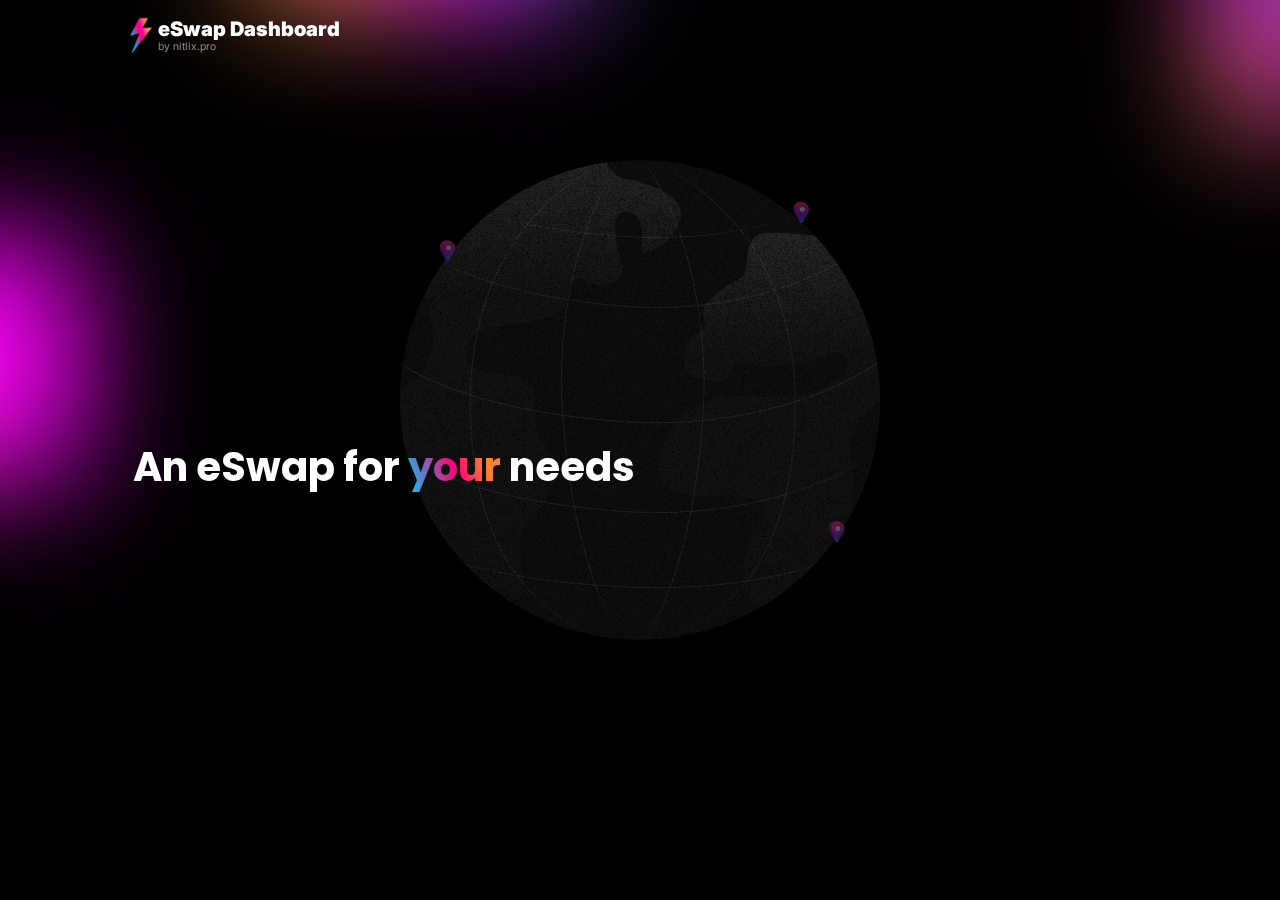
<file: docs/dashboard.html>
<!DOCTYPE html>
<html>
<head>
    <title>eSwap - Home</title>
    <meta name="description"content="eSwap - Your data, organised.">
	<meta name="viewport" content="width=device-width, initial-scale=1.0">
	<meta name="keywords"content="a,b,c,d,e,f,g,h,i,j,k,l,m,n,o,p,q,r,s,t,u,v,w,x,u,z">
    <link rel="icon" href="media/img/eswap_sq.png" type="image/icon type">

    <link rel="stylesheet" href="https://unpkg.com/aos@next/dist/aos.css" />
    <script src="https://unpkg.com/aos@next/dist/aos.js"></script>


	<link rel="stylesheet" href="css/root.css">
	<link rel="stylesheet" href="css/fonts.css">

    <!--BOXICONS-->
	<link rel="stylesheet" href="fonts/boxicons/css/animations.css">
	<link rel="stylesheet" href="fonts/boxicons/css/boxicons.css">
	<link href="https://unpkg.com/aos@2.3.1/dist/aos.css" rel="stylesheet">


</head>
<body>

    <script src="js/wrapper.js"></script>

    <div class=header id=header>
        <div class="logo">
            <img src="media/img/eswap.png" alt="">
            <div class="data-flex-v" style="align-items: flex-start;">
                <h1>eSwap Dashboard</h1>
                <p>by nitlix.pro</p>
            </div>
            
        </div>
        <div class="header-wrapped">
            
        </div>
        
    </div>

    <div data-aos-anchor="#header" data-aos="fade-up"class="glow-object" style="height: 15rem; width:10vw; top: -7.5rem; right: -5%;background: linear-gradient(60deg, rgb(255, 146, 73) 21%, rgba(255,0,255,1) 50%, rgba(0,234,255,1) 100%)"></div>

    <div data-aos-anchor="#header" data-aos="fade-up"class="glow-object" style="height: 15rem; width:20rem; top: -15rem; left: 20%;background: linear-gradient(60deg, rgb(255, 146, 73) 21%, rgba(255,0,255,1) 50%, rgba(0,234,255,1) 100%)"></div>


    <div data-aos-anchor="#header" data-aos="fade-up"class="glow-object" style="height: 15rem; width:20rem; top: 15rem; left: -15rem;background: linear-gradient(60deg, rgb(255, 146, 73) 21%, rgba(255,0,255,1) 50%)"></div>

    <img src="media/img/globe.png" alt="" style="position: absolute; width: 30rem; max-width: 80%; z-index: 1;top: 10rem; opacity: .5;"  data-aos-anchor="#header" data-aos="fade-up" data-aos-delay="50">

    




    <div class="slide">
        <h1 class="oversize">An eSwap for <span class="gradient-highlight">your</span> needs</h1>
    </div>


    

    
</body>

<script>

    AOS.init({
        easing: 'ease',
        duration: 1100,
        once: true
    });


    function aId(id){
        return document.getElementById(id);
    }

    function toggleMenu(){
        vmenu = aId('vmenu')
        if (vmenu.style.right != "0px"){
            vmenu.style.right = "0px";
        }
        else {
            vmenu.style.right = "-15rem";
        }
    }

    function reach(name){
        document.getElementById(name).scrollIntoView({
            behavior: 'auto',
            block: 'center',
            inline: 'center'
        });
    }
    function goto(name){
        document.querySelectorAll(name)[0].scrollIntoView({
            behavior: 'auto',
            block: 'center',
            inline: 'center'
        });
    }

    window.onload = function(){
        aId('vmenu').style.right = "-15rem";
    }


    
</script>
</html>
</file>
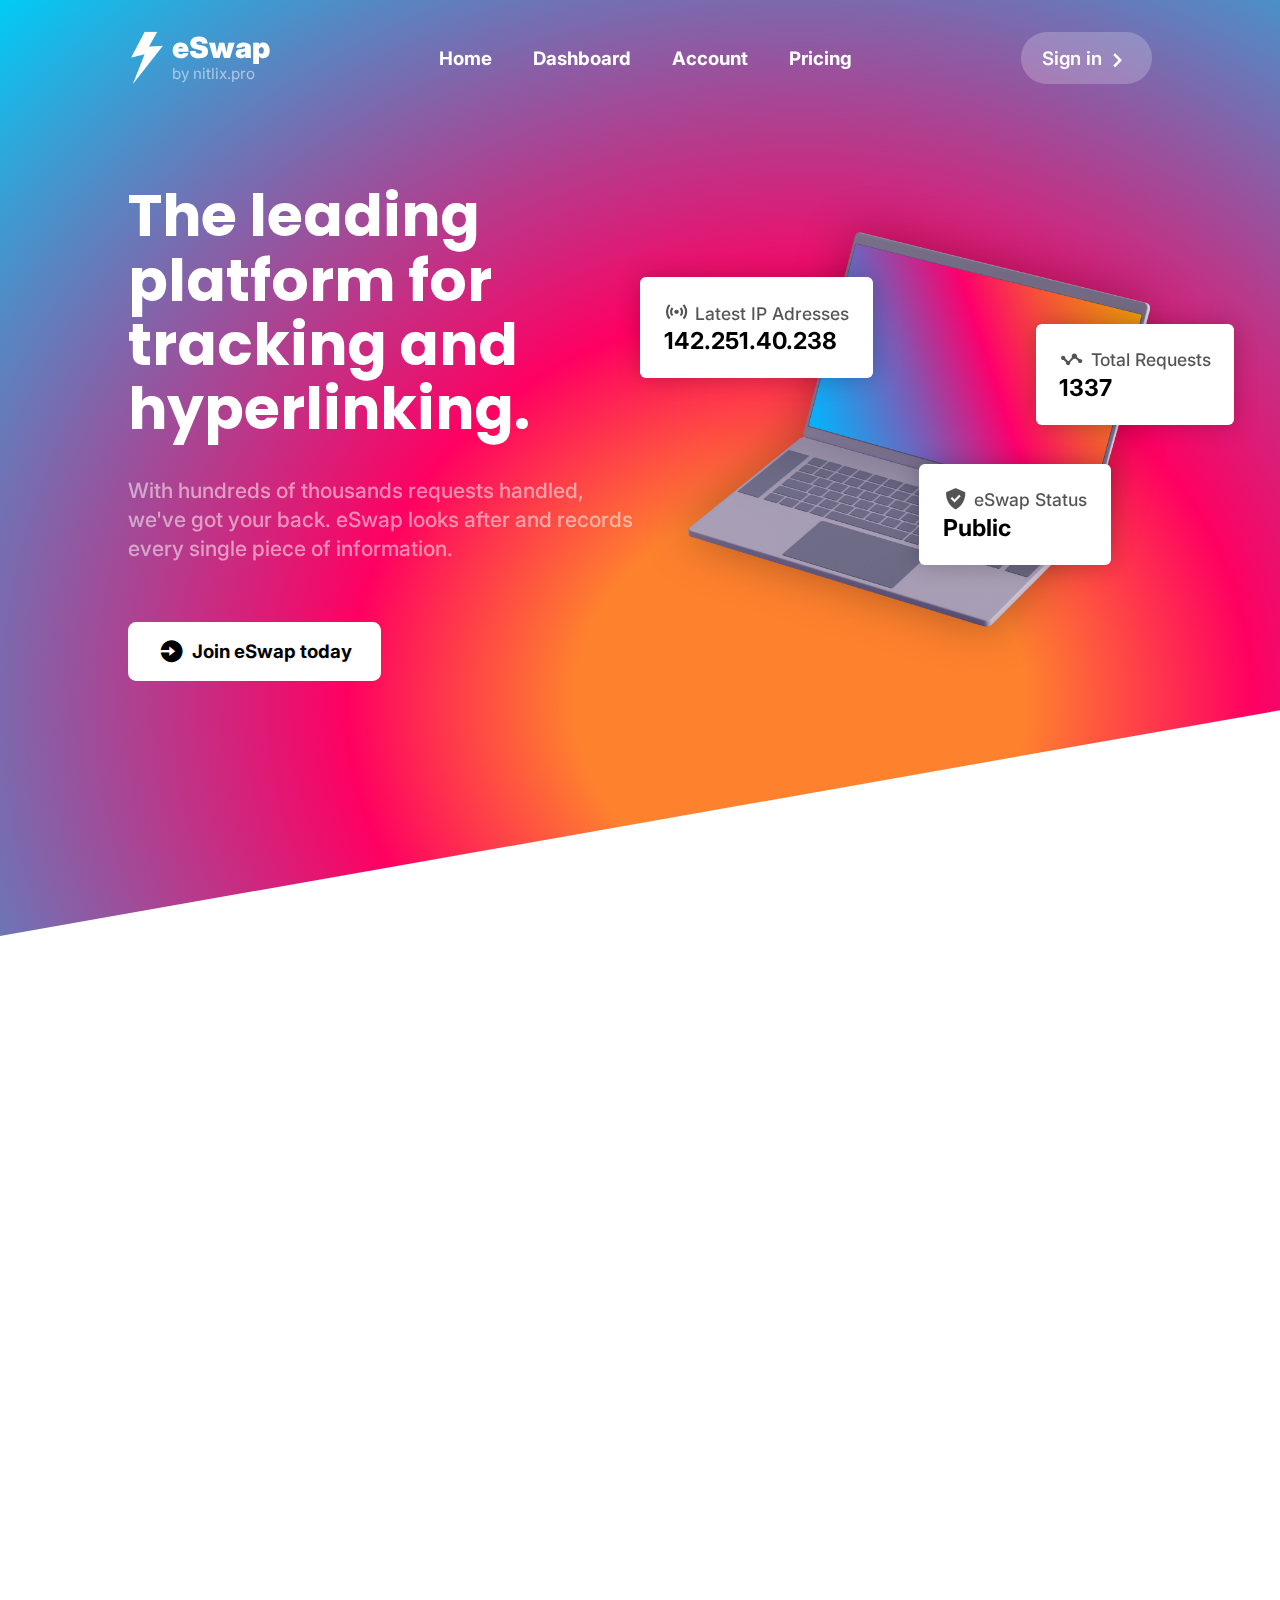
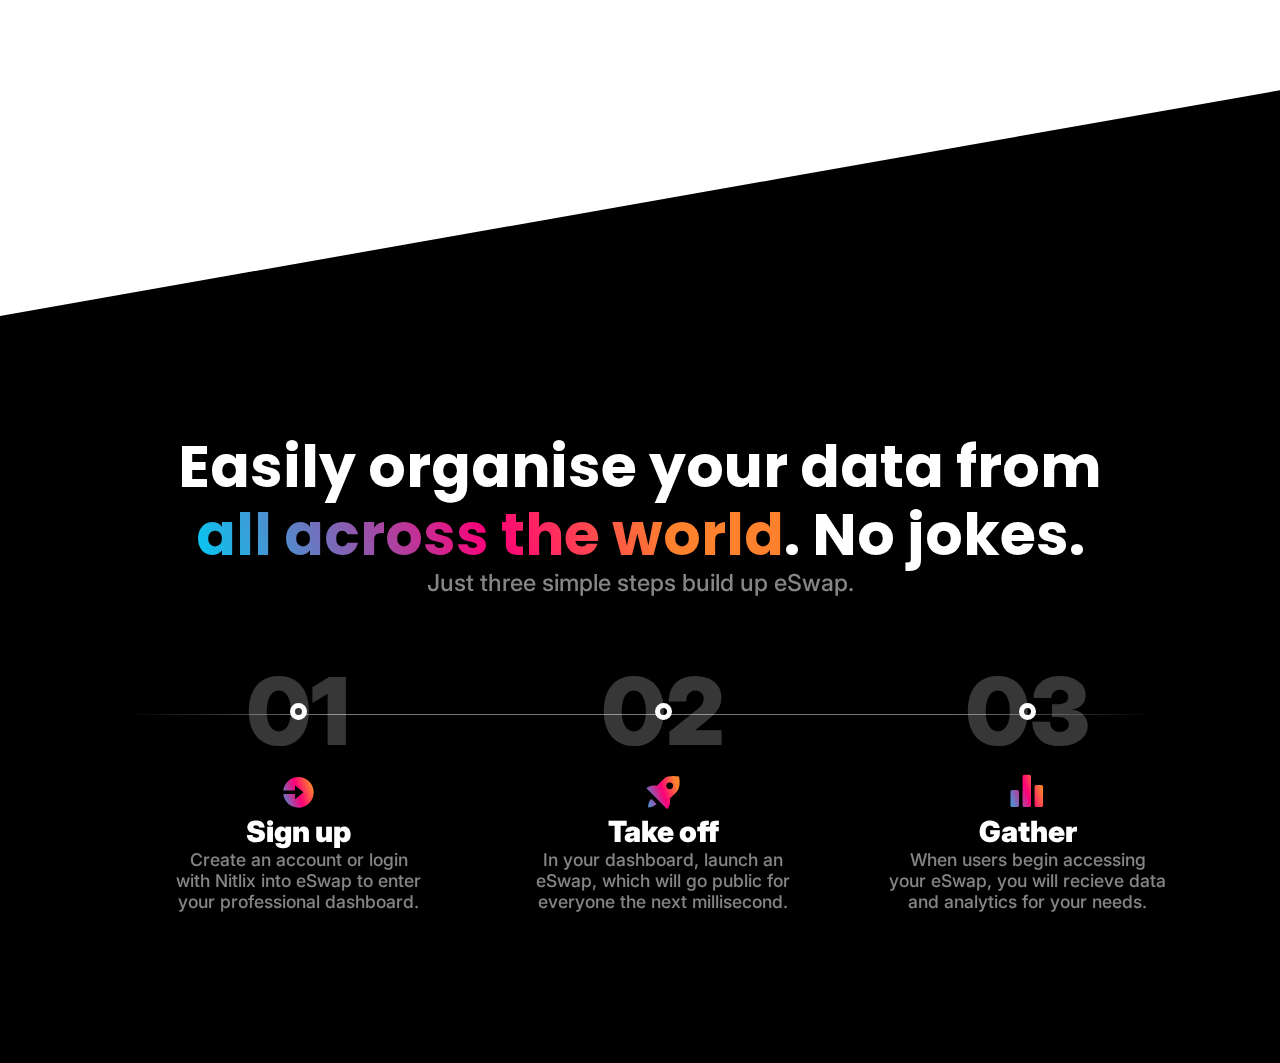
<file: docs/home.html>
<!DOCTYPE html>
<html>
<head>
    <title>eSwap - Home</title>
    <meta name="description"content="eSwap - Your data, organised.">
	<meta name="viewport" content="width=device-width, initial-scale=1.0">
	<meta name="keywords"content="a,b,c,d,e,f,g,h,i,j,k,l,m,n,o,p,q,r,s,t,u,v,w,x,u,z">
    <link rel="icon" href="media/img/eswap_sq.png" type="image/icon type">

    <link rel="stylesheet" href="https://unpkg.com/aos@next/dist/aos.css" />
    <script src="https://unpkg.com/aos@next/dist/aos.js"></script>


	<link rel="stylesheet" href="css/root.css">
	<link rel="stylesheet" href="css/fonts.css">

    <!--BOXICONS-->
	<link rel="stylesheet" href="fonts/boxicons/css/animations.css">
	<link rel="stylesheet" href="fonts/boxicons/css/boxicons.css">
	<link href="https://unpkg.com/aos@2.3.1/dist/aos.css" rel="stylesheet">


</head>
<body>

    <script src="js/wrapper.js"></script>
    <div style="width: 100%;  background-size: cover;" class="glow">

    <div class=header id=header>
        <div class="logo" data-aos="fade-up">
            <img src="media/img/eswap_white.png" alt="">
            <div class="data-flex-v" style="align-items: flex-start;">
                <h1>eSwap</h1>
                <p>by nitlix.pro</p>
            </div>
            
        </div>
        <div class="header-wrapped">
            <p data-aos="fade-up"  data-aos-delay="100">Home</p>
            <p data-aos="fade-up"  data-aos-delay="200">Dashboard</p>
            <p data-aos="fade-up"  data-aos-delay="300">Account</p>
            <p data-aos="fade-up"  data-aos-delay="400">Pricing</p>
        </div>

        <button class="data-flex rounded nohover pointer" data-aos="fade-up" data-aos-delay="600" style="gap: 0rem;">
            Sign in
            <i class='bx bx-chevron-right' style="font-size: 1.25rem;transform: translateY(.07rem);"></i>
        </button>
        
    </div>

  


    
    <div class="slide" style="min-height: 60vh;margin-top: 2rem; gap: 1rem;">
        <div style="gap: 1.5rem;display: flex;flex-direction: column;">
            <h1 class="overoversize" data-aos-anchor="#header" data-aos="fade-up"  style="text-align: left;">The leading platform for tracking and hyperlinking.</h1>
            <p data-aos-anchor="#header" data-aos="fade-up" data-aos-delay="100" style="text-align: left;">With hundreds of thousands requests handled, we've got your back. eSwap looks after and records every single piece of information.</p>
            
            <button style="margin-top: 1rem;" class="data-flex nohover pointer" data-aos="fade-up"  data-aos-delay="200">
                <i class='bx bxs-log-in-circle' style="font-size: 1.25rem;"></i>
                Join eSwap today
            </button>
        </div>
        <div>
            <div style="position: relative;">
                <img src="media/img/laptop.png" alt="" style="width: 20rem;z-index: 5; filter: drop-shadow(0 0 1rem rgba(0, 0, 0, 0.3));" data-aos="fade-up">
        
                <div class="msg" style="left: 15rem;top: 4rem;" data-aos="fade-up" data-aos-delay="400">
                    <div class="data-flex">
                        <i class='bx bx-stats'></i>
                        <p>Total Requests</p>
                    </div>
                   
                    <h1>1337</h1>
        
                    
                </div>
        
                <div class="msg" style="top: 2rem;right: 12rem;" data-aos="fade-up" data-aos-delay="200">
                    <div class="data-flex">
                        <i class='bx bx-station' ></i>
                        <p>Latest IP Adresses</p>
                    </div>
                   
                    <h1>142.251.40.238</h1>
        
                    
                </div>
        
                <div class="msg" style="top: 10rem;left: 10rem;" data-aos="fade-up" data-aos-delay="600">
                    <div class="data-flex">
                        <i class='bx bxs-check-shield'></i>
                        <p>eSwap Status</p>
                    </div>
                   
                    <h1>Public</h1>
        
                    
                </div>
        
        
        
            </div>
        </div>
        
    </div>
    
    
    
    

    <div style="margin-top: 10rem;"></div>
    </div>
    
    

    <div class="triangle-wrapper">
        
        <div class="triangle">
            
        </div>

        
    </div>



    <div class="white">
        <div class="slide">
            <div>
                <h1 data-aos="fade-right" class="oversize" style="text-align: left;">An eSwap for your <span class="gradient-highlight limitless">limitless</span> ideas.</h1>
    
                <div class="features-grid" style="margin-top: .25rem;">
                    <div class="data-flex" data-aos="fade-right" data-aos-delay="100" >
                        <i class='bx bxs-bar-chart-alt-2 gradient-highlight' style="font-size: 1.75rem;"></i>
                        <p>Viewer Analytics</p>
                        
                    </div>
    
                    <div class="data-flex" data-aos="fade-right" data-aos-delay="200" >
                        <i class='bx bx-code-curly gradient-highlight' style="font-size: 1.75rem; font-weight: 900;"></i>
                        <p>Web integrations</p>
                    </div>
                    <div class="data-flex" data-aos="fade-right" data-aos-delay="300" >
                        <i class='bx bxs-lock-alt gradient-highlight' style="font-size: 1.75rem;"></i>
                        <p>Data origin protection</p>
                    </div>
    
                    <div class="data-flex" data-aos="fade-right" data-aos-delay="400" >
                        <i class='bx bxs-user-circle gradient-highlight' style="font-size: 1.75rem;"></i>
                        <p>Advanced actions</p>
                    </div>
                </div>
    
                <button style="margin-top: 1rem;" class="data-flex alt" data-aos="fade-right" data-aos-delay="500" >
                    <i class='bx bxs-log-in-circle' style="font-size: 1.25rem;"></i>
                    Join eSwap today
                </button>
            </div>
            
            
    
            
        </div>



        <div class="triangle-wrapper" style="padding-top: 10rem;">
        
            <div class="triangle" style="background: black;">
                
            </div>
    
            
        </div>

    </div>

    

    <div class="slide slide-v" style="z-index: 3;">

        <div>
            <h1 class="oversize" data-aos-anchor="#header" data-aos="fade-up">Easily organise your data from <br><span class="gradient-highlight">all across the world</span>. No jokes.</h1>
            <p data-aos-anchor="#header" data-aos="fade-up" data-aos-delay="100">Just three simple steps build up eSwap.</p>
        </div>

        <div>
            <div class="line" style="margin-top: 3rem;" data-aos-anchor="#header" data-aos="fade-up" data-aos-delay="150">

            </div>

            <div class="triple-grid" style="margin-top: -.5rem">
                <div class="data-flex-v" style="gap: 2.25rem;">

                    <div style="display: grid; place-items: center;">
                        <div style="width: .3rem; height: .3rem; border-radius: 50%; border: solid 5px white; background: black;"data-aos-anchor="#header" data-aos="fade-up" data-aos-delay="150"></div>
                        <h1 style="color: var(--text-colour-barely); position: absolute;font-size: 4rem;"data-aos-anchor="#header" data-aos="fade-up" data-aos-delay="250">01</h1>
                    </div>

                    <div class="data-flex-v" data-aos-anchor="#header" data-aos="fade-up" data-aos-delay="300">
                        <i class='bx bxs-log-in-circle gradient-highlight' style="font-size: 1.75rem;"></i>
                        <h1 style="font-size: 1.25rem;">Sign up</h1>
                        <p style="font-size: .75rem;">Create an account or login<br> with Nitlix into eSwap to enter<br> your professional dashboard.</p>

                    </div>
                    

                </div>
                <div class="data-flex-v" style="gap: 2.25rem;">

                    <div style="display: grid; place-items: center;">
                        <div style="width: .3rem; height: .3rem; border-radius: 50%; border: solid 5px white; background: black;"data-aos-anchor="#header" data-aos="fade-up" data-aos-delay="150"></div>
                        <h1 style="color: var(--text-colour-barely); position: absolute;font-size: 4rem;"data-aos-anchor="#header" data-aos="fade-up" data-aos-delay="450">02</h1>
                    </div>

                    <div class="data-flex-v"data-aos-anchor="#header" data-aos="fade-up" data-aos-delay="500">
                        <i class='bx bxs-rocket gradient-highlight' style="font-size: 1.75rem;"></i>
                        <h1 style="font-size: 1.25rem;">Take off</h1>
                        <p style="font-size: .75rem;">In your dashboard, launch an <br>eSwap, which will go public for <br>everyone the next millisecond.</p>

                    </div>



                </div>
                <div class="data-flex-v" style="gap: 2.25rem;">

                    <div style="display: grid; place-items: center;">
                        <div style="width: .3rem; height: .3rem; border-radius: 50%; border: solid 5px white; background: black;"data-aos-anchor="#header" data-aos="fade-up" data-aos-delay="150"></div>
                        <h1 style="color: var(--text-colour-barely); position: absolute;font-size: 4rem;" data-aos-anchor="#header" data-aos="fade-up" data-aos-delay="650">03</h1>
                    </div>

                    <div class="data-flex-v" data-aos-anchor="#header" data-aos="fade-up" data-aos-delay="700">
                        <i class='bx bxs-bar-chart-alt-2 gradient-highlight' style="font-size: 1.75rem;"></i>
                        <h1 style="font-size: 1.25rem;">Gather</h1>
                        <p style="font-size: .75rem;">When users begin accessing <br>your eSwap, you will recieve data<br> and analytics for your needs.</p>

                    </div>



                </div>
            </div>
        </div>
    </div>
    

    
</body>
<script src="https://ajax.googleapis.com/ajax/libs/jquery/3.6.1/jquery.min.js"></script>

<script>



    function aId(id){
        return document.getElementById(id);
    }

    function toggleMenu(){
        vmenu = aId('vmenu')
        if (vmenu.style.right != "0px"){
            vmenu.style.right = "0px";
        }
        else {
            vmenu.style.right = "-15rem";
        }
    }

    function reach(name){
        document.getElementById(name).scrollIntoView({
            behavior: 'auto',
            block: 'center',
            inline: 'center'
        });
    }
    function goto(name){
        document.querySelectorAll(name)[0].scrollIntoView({
            behavior: 'auto',
            block: 'center',
            inline: 'center'
        });
    }

    window.onload = function(){
        //aId('vmenu').style.right = "-15rem";
        nitChangeScreen();
        setTimeout(()=>{
            AOS.init({
                easing: 'ease',
                duration: 1100,
                once: true
            });
        },100)
           
    }


    
</script>
</html>
</file>
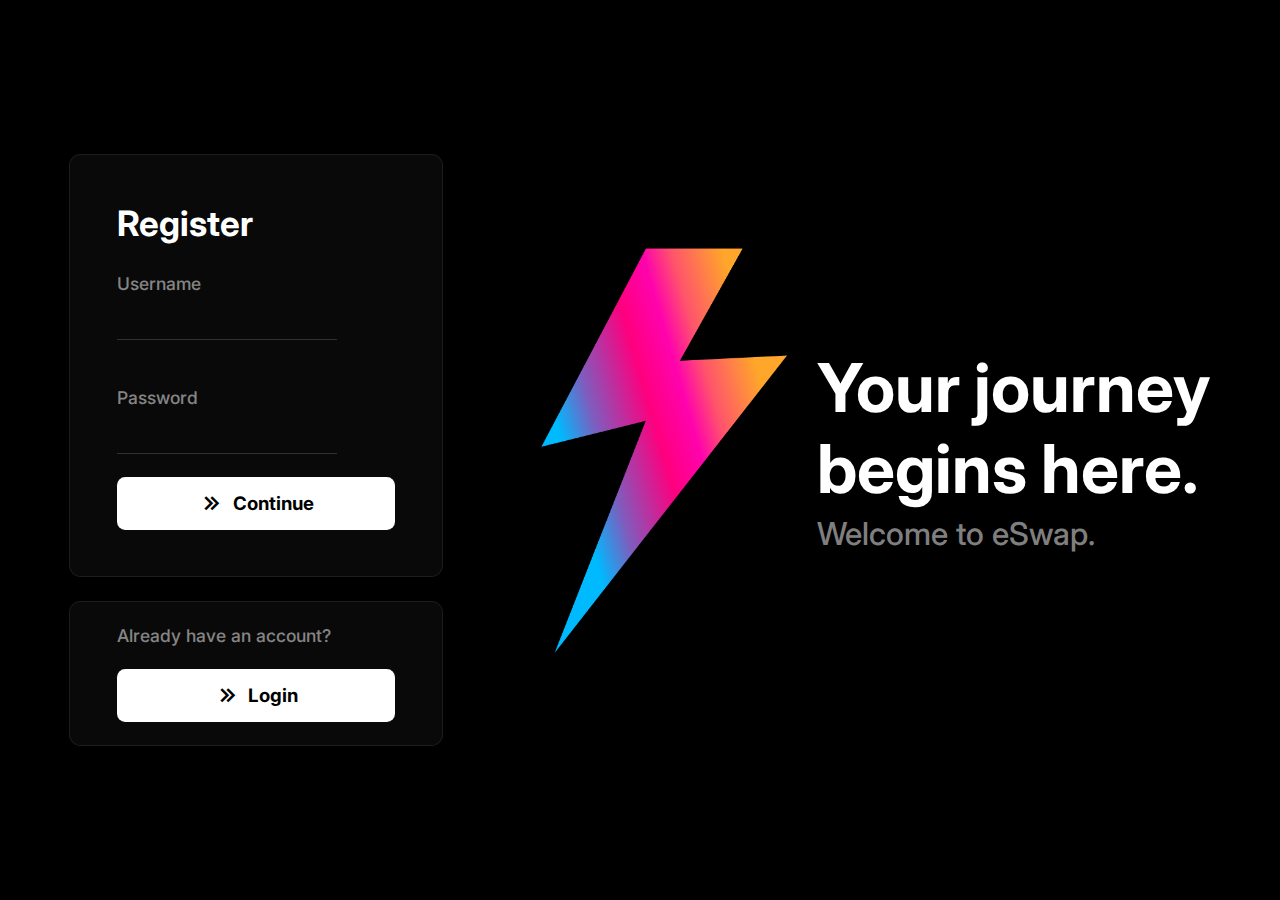
<file: docs/login.html>
<!DOCTYPE html>
<html>
<head>
    <title>eSwap - Home</title>
    <meta name="description"content="eSwap - Your data, organised.">
	<meta name="viewport" content="width=device-width, initial-scale=1.0">
	<meta name="keywords"content="a,b,c,d,e,f,g,h,i,j,k,l,m,n,o,p,q,r,s,t,u,v,w,x,u,z">
    <link rel="icon" href="media/img/eswap_sq.png" type="image/icon type">

    <link rel="stylesheet" href="https://unpkg.com/aos@next/dist/aos.css" />
    <script src="https://unpkg.com/aos@next/dist/aos.js"></script>


	<link rel="stylesheet" href="css/root.css">
	<link rel="stylesheet" href="css/fonts.css">
    <link rel="stylesheet" href="css/login.css">

    <!--BOXICONS-->
	<link rel="stylesheet" href="fonts/boxicons/css/animations.css">
	<link rel="stylesheet" href="fonts/boxicons/css/boxicons.css">
	<link href="https://unpkg.com/aos@2.3.1/dist/aos.css" rel="stylesheet">


</head>
<body>


    <script src="js/wrapper.js"></script>

    
    <div class="login-main">
        <div class="login">
            <div class="login-grid">
                <div id="log">
                    <div class="login-box">
                        <h1 style="margin-bottom: 1rem;">Login</h1>
        
                        <div class="data-flex-v" style="margin-top: 1.25rem;">
                            <h2>Username</h2>
                            <input type="text">
                        </div>
        
                        <div class="data-flex-v" style="margin-top: 2rem;">
                            <h2>Password</h2>
                            <input type="text">
                        </div>
        
                        <button class="data-flex" style="padding: .5rem; width: 100%;margin-top: 1rem;">
                            <i class='bx bx-chevrons-right' style="font-size: 1.25rem;"></i>
                            Continue</button>
                    </div>
        
                    <div class="login-box" style="margin-top: 1rem;padding: 1rem 2rem;">
                        <h2 style="margin-bottom: 1rem;">Don't have an account?</h1>
        
                        <button class="data-flex" style="padding: .5rem; width: 100%;margin-top: 1rem;" onclick="regNotLogin()">
                            <i class='bx bx-chevrons-right' style="font-size: 1.25rem;"></i>
                            Register</button>
                    </div>
                </div>
    
                <div id="reg">
                    <div class="login-box">
                        <h1 style="margin-bottom: 1rem;">Register</h1>
        
                        <div class="data-flex-v" style="margin-top: 1.25rem;">
                            <h2>Username</h2>
                            <input type="text">
                        </div>
        
                        <div class="data-flex-v" style="margin-top: 2rem;">
                            <h2>Password</h2>
                            <input type="text">
                        </div>
        
                        <button class="data-flex" style="padding: .5rem; width: 100%;margin-top: 1rem;">
                            <i class='bx bx-chevrons-right' style="font-size: 1.25rem;"></i>
                            Continue</button>
                    </div>
        
                    <div class="login-box" style="margin-top: 1rem;padding: 1rem 2rem;">
                        <h2 style="margin-bottom: 1rem;">Already have an account?</h1>
        
                        <button class="data-flex" style="padding: .5rem; width: 100%;margin-top: 1rem;" onclick="loginNotReg()">
                            <i class='bx bx-chevrons-right' style="font-size: 1.25rem;"></i>
                            Login</button>
                    </div>
                </div>
            </div>
        </div>

        <div class="data-flex">
            <img src="media/img/eswap.png" alt="">
            <div class="bolt">
                <div class="bolt-grid">
                    <div class="data-flex-v" style="align-items: flex-start;">
                        <h1>Your journey<br> begins here.</h1>
                        <p>Welcome to eSwap.</p>
                    </div>
                    <div class="data-flex-v" style="align-items: flex-start;">
                        <h1>Welcome back<br>to eSwap.</h1>
                        <p>Please login</p>
                    </div>
                </div>
            </div>
            
            
        </div>
    </div>
    

    

    
</body>
<script src="https://ajax.googleapis.com/ajax/libs/jquery/3.6.1/jquery.min.js"></script>

<script>

    AOS.init({
        easing: 'ease',
        duration: 1100,
        once: true
    });


    function eId(id){
        return document.getElementById(id);
    }

    function toggleMenu(){
        vmenu = eId('vmenu')
        if (vmenu.style.right != "0px"){
            vmenu.style.right = "0px";
        }
        else {
            vmenu.style.right = "-15rem";
        }
    }

    function reach(name){
        document.getElementById(name).scrollIntoView({
            behavior: 'auto',
            block: 'center',
            inline: 'center'
        });
    }
    function goto(name){
        document.querySelectorAll(name)[0].scrollIntoView({
            behavior: 'auto',
            block: 'center',
            inline: 'center'
        });
    }

    function loginNotReg(){
        document.querySelectorAll('.bolt-grid')[0].style.transform = "translateY(-13rem)"
        document.querySelectorAll('.login-grid')[0].style.transform = "translateX(0rem)"
    }

    

    function regNotLogin(){
        document.querySelectorAll('.bolt-grid')[0].style.transform = "translateY(0rem)"
        document.querySelectorAll('.login-grid')[0].style.transform = "translateX(-21rem)"
    }

    window.onload = function(){
        nitChangeScreen()
    }


    
</script>
</html>
</file>
<file: docs/css/root.css>
/* root variables */

:root {
    --text-colour-dark: #0f193e;
    --text-colour: #ffffff;
    --text-colour-desc: #ffffff85;
    --text-colour-barely: #ffffff37;

    --text-colour-alt: #000000;
    --text-colour-desc-alt: #000000ac;
    --text-colour-low-alt: #00000097;

    --main-colour: rgba(255, 0, 255, 1);

    --background-colour: black;
    --background-colour-alt: white;

    --card-transition: cubic-bezier(0.83, 0.02, 0.17, 0.98);

    --gradient1: linear-gradient(250deg, rgb(254, 129, 46) 21%, rgb(255, 0, 119) 50%, rgb(0, 204, 245) 100%);
}






html {
    scroll-behavior: smooth;
    width: 100vw;
    transition: 0s;
}

* {
    transition-duration: .5s;
    margin: 0;
}

body {
    margin: 0;
    background: var(--background-colour);
    overflow-x: hidden;
    font-family: Inter;
    display: flex;
    flex-direction: column;
    align-items: center;
}







.glow {
    background: radial-gradient(rgb(254, 129, 46) 20%, rgb(255, 0, 98) 40%, rgb(0, 204, 245) 100%);
    background-size: 125% 150% !important;

    animation: mainGlow 6s ease infinite;
}




@keyframes mainGlow {
    0%{background-position: 50% 100%;}
    50%{background-position: 75% 125%;}
    100%{background-position: 50%  100%;}
}













.header {
    --padding: 2rem;
    width: calc(80%);
    display: flex;
    padding: 1rem 0;
    justify-content: space-between;
    align-items: center;
    position: relative;
    z-index: 5;
    margin: auto;
}

.header-wrapped {
    width: max-content;
    display: flex;
    align-items: center;
    justify-content: center;
    gap: 1.75rem;
    padding: 1rem;
}

.header-wrapped p {
    color: var(--text-colour);
    font-size: .8rem;
    font-weight: 700;
    font-family: Inter;
    cursor: pointer;
}

.header-wrapped p:hover {
    color: var(--text-colour-desc);

}

.header .logo {
    display: flex;
    justify-content: center;
    align-items: center;
    gap: .25rem;
    width: max-content;
}

.header .logo img {
    height: 2.5rem;
}

.header .logo h1 {
    font-size: 1.25rem;
    color: var(--text-colour);
    font-weight: 900;
    font-family: Inter;
    line-height: 1.3rem;
}

.header .logo p {
    font-size: .65rem;
    color: var(--text-colour-desc);
    font-weight: 400;
    font-family: Inter;
}


.slide {
    display: grid;
    grid-template-columns: repeat(2, 50%);
    place-items: center;
    padding: 0 10%;
    margin-top: 5rem;
    width: calc(100% - 20%);
    min-height: 70vh;
    position: relative;
    z-index: 5;


    border-radius: 5px;

}

.slide-v {
    display: flex;
    flex-direction: column;
    gap: 2rem;
}

.slide h1 {
    font-family: Inter;
    color: var(--text-colour);
    font-weight: 900;
    text-align: center;
}

.slide p {
    font-family: Inter;
    color: var(--text-colour-desc);
    font-weight: 500;
    text-align: center;
}


h1.oversize {
    font-family: poppins;
    color: var(--text-colour);
    font-weight: 700;
    font-size: 2.5rem;
    line-height: 2.9rem;
}

h1.overoversize {
    font-family: poppins;
    color: var(--text-colour);
    font-weight: 700;
    font-size: 2.5rem;
    line-height: 2.75rem;
}

h1.overoversize + p{
    font-family: Inter;
    color: var(--text-colour-desc);
    font-weight: 500;
    font-size: .9rem;
    line-height: 1.25rem;
}


.white .slide h1{
    color: var(--text-colour-alt);
}

.white .slide p{
    color: var(--text-colour-desc-alt);
}

.gradient-highlight {
    background: var(--gradient1);
    -webkit-background-clip: text;
    background-clip: text;
    color: transparent !important;
}



.glow-object {
    filter: blur(4rem);
    position: absolute;
    z-index: 2;
    opacity: .7;

}

.line {
    width: 80vw;
    background: linear-gradient(90deg, rgba(120, 120, 120, 0) 0%, rgb(120, 120, 120) 20%, rgba(120, 120, 120, 1) 80%, rgba(120, 120, 120, 0) 100%);
    height: 1px;

}

.triple-grid {
    display: grid;
    grid-template-columns: repeat(3, 33.333%);
    gap: 1rem;
    width: 100%;
    height: 100%;
    place-items: center;
}

.data-flex {
    display: flex;
    flex-direction: row;
    justify-content: center;
    align-items: center;
    gap: .25rem;
    width: max-content;
}

.data-flex-v {
    display: flex;
    flex-direction: column;
    justify-content: center;
    align-items: center;
}

.features-grid {
    display: grid;
    grid-template-columns: repeat(2, auto);
    grid-template-rows: repeat(2, auto);
    gap: 1rem;
    width: max-content;
    height: 100%;
}


button {
    transition: none;
    font-family: inter;
    font-weight: 700;
    border-radius: .35rem;
    background: white;
    border: solid 1px var(--shadow-color);
    font-family: inter;
    padding: .65rem 1.25rem;
    color: var(--text-color);
    font-size: .8rem;
}

button.alt {
    background: var(--background-colour);
    color: var(--text-colour)
}

button.rounded {
    background: var(--text-colour-barely);
    color: var(--text-colour);
    border-radius: 2rem;
    font-weight: 600;
    padding: .5rem .9rem;
}
  
button:hover:not(.nohover) {
    transition: none;
    font-family: inter;
    color: white;
    font-weight: 700;
    cursor: pointer;
    background: var(--gradient1);
}



button > i{
    transition: none;
    color: var(--text-colour-alt);
}

button.alt > i{
    transition: none;
    color: var(--text-colour);
}

button.rounded > i{
    transition: none;
    color: var(--text-colour);
}



button:hover:not(.nohover) > i {
    transition: none;
    color: var(--text-colour);
}

button.rounded:hover {
    background: #ffffff47;;
    transition: all .5s;
}

.pointer {
    cursor: pointer;
}



.triangle-wrapper {
    height: 10rem;
    margin-bottom: -10rem;
    position: relative;
    z-index: 3;
    width: 100%;
}

.triangle {
    width: 140%;
    height: 20rem;
    background: var(--background-colour-alt);
    transform: rotate(-10deg);
    transform-origin: 0 0;
}



.white {
    background-color: var(--background-colour-alt);
    width: 100%;
    z-index: 3;
}

.msg {
    display: flex;
    flex-direction: column;
    align-items: flex-start;
    justify-content: flex-start;
    border-radius: .25rem;
    padding: 1rem;
    background: var(--background-colour-alt);
    box-shadow: 0 0 1rem rgba(0, 0, 0, 0.236);
    z-index: 10;
    position: absolute;
}

.msg div {
    gap: .25rem;
}

.msg p {
    font-size: .75rem;
    color: var(--text-colour-desc-alt);
}

.msg h1 {
    font-size: 1rem;
    color: var(--text-colour-alt);
    font-weight: 700;
}

.msg i {
    font-size: 1.1rem;
    color: var(--text-colour-desc-alt);
}


















::-webkit-scrollbar-thumb {
    background-color: white;
    background-size: cover;
    background-position: center, center;
}

::-webkit-scrollbar-thumb:hover {
    background-size: cover;
    cursor: pointer;
}


::-webkit-scrollbar {
    width: .5rem;
    background-color: var(--background-colour);
}


/* SELECTOR */
</file>
<file: docs/css/fonts.css>
@import url('https://fonts.googleapis.com/css2?family=Roboto:wght@100&display=swap');
@import url('https://fonts.googleapis.com/css2?family=Russo+One&display=swap');
@import url('https://fonts.googleapis.com/css2?family=Open+Sans&display=swap');
@import url('https://fonts.googleapis.com/css2?family=Noto+Sans+JP:wght@100&display=swap');
@import url('https://fonts.googleapis.com/css2?family=Work+Sans:wght@100&display=swap');
@import url('https://fonts.googleapis.com/css2?family=Lato:wght@100&display=swap');
@import url('https://fonts.googleapis.com/css2?family=Heebo:wght@100&display=swap');
@import url('https://fonts.googleapis.com/css2?family=Catamaran:wght@900&display=swap');
@import url('https://fonts.googleapis.com/css2?family=Poppins:wght@300;400;500;600;700;800;900&display=swap');
@import url('https://fonts.googleapis.com/css2?family=Anton:wght@300;400;500;600;700;800;900&display=swap');
@import url('https://fonts.googleapis.com/css2?family=Inter:wght@300;400;500;600;700;800;900&display=swap');

@font-face {
    font-family: 'Aquire';
    src: url('../fonts/Aquire.ttf') format('truetype');
}

@font-face {
    font-family: 'Typographica';
    src: url('../fonts/Typographica.ttf') format('truetype');
}

@font-face {
    font-family: 'Minecraftia';
    src: url('../fonts/Minecraft.ttf') format('truetype');
}

@font-face {
    font-family: 'Ginto Nord';
    src: url('../fonts/ginto.woff2') format('truetype');
}

@font-face {
    font-family: 'Ginto Normal';
    src: url('../fonts/ginto2.woff2') format('truetype');
}


@font-face {
    font-family: 'Panthon';
    src: url('../fonts/Panton.otf') format('truetype');
}
</file>
<file: docs/fonts/boxicons/css/animations.css>
@-webkit-keyframes spin
{
    0%
    {
        -webkit-transform: rotate(0);
                transform: rotate(0);
    }
    100%
    {
        -webkit-transform: rotate(359deg);
                transform: rotate(359deg);
    }
}
@keyframes spin
{
    0%
    {
        -webkit-transform: rotate(0);
                transform: rotate(0);
    }
    100%
    {
        -webkit-transform: rotate(359deg);
                transform: rotate(359deg);
    }
}
@-webkit-keyframes burst
{
    0%
    {
        -webkit-transform: scale(1);
                transform: scale(1);

        opacity: 1;
    }
    90%
    {
        -webkit-transform: scale(1.5);
                transform: scale(1.5);

        opacity: 0;
    }
}
@keyframes burst
{
    0%
    {
        -webkit-transform: scale(1);
                transform: scale(1);

        opacity: 1;
    }
    90%
    {
        -webkit-transform: scale(1.5);
                transform: scale(1.5);

        opacity: 0;
    }
}
@-webkit-keyframes flashing
{
    0%
    {
        opacity: 1;
    }
    45%
    {
        opacity: 0;
    }
    90%
    {
        opacity: 1;
    }
}
@keyframes flashing
{
    0%
    {
        opacity: 1;
    }
    45%
    {
        opacity: 0;
    }
    90%
    {
        opacity: 1;
    }
}
@-webkit-keyframes fade-left
{
    0%
    {
        -webkit-transform: translateX(0);
                transform: translateX(0);

        opacity: 1;
    }
    75%
    {
        -webkit-transform: translateX(-20px);
                transform: translateX(-20px);

        opacity: 0;
    }
}
@keyframes fade-left
{
    0%
    {
        -webkit-transform: translateX(0);
                transform: translateX(0);

        opacity: 1;
    }
    75%
    {
        -webkit-transform: translateX(-20px);
                transform: translateX(-20px);

        opacity: 0;
    }
}
@-webkit-keyframes fade-right
{
    0%
    {
        -webkit-transform: translateX(0);
                transform: translateX(0);

        opacity: 1;
    }
    75%
    {
        -webkit-transform: translateX(20px);
                transform: translateX(20px);

        opacity: 0;
    }
}
@keyframes fade-right
{
    0%
    {
        -webkit-transform: translateX(0);
                transform: translateX(0);

        opacity: 1;
    }
    75%
    {
        -webkit-transform: translateX(20px);
                transform: translateX(20px);

        opacity: 0;
    }
}
@-webkit-keyframes fade-up
{
    0%
    {
        -webkit-transform: translateY(0);
                transform: translateY(0);

        opacity: 1;
    }
    75%
    {
        -webkit-transform: translateY(-20px);
                transform: translateY(-20px);

        opacity: 0;
    }
}
@keyframes fade-up
{
    0%
    {
        -webkit-transform: translateY(0);
                transform: translateY(0);

        opacity: 1;
    }
    75%
    {
        -webkit-transform: translateY(-20px);
                transform: translateY(-20px);

        opacity: 0;
    }
}
@-webkit-keyframes fade-down
{
    0%
    {
        -webkit-transform: translateY(0);
                transform: translateY(0);

        opacity: 1;
    }
    75%
    {
        -webkit-transform: translateY(20px);
                transform: translateY(20px);

        opacity: 0;
    }
}
@keyframes fade-down
{
    0%
    {
        -webkit-transform: translateY(0);
                transform: translateY(0);

        opacity: 1;
    }
    75%
    {
        -webkit-transform: translateY(20px);
                transform: translateY(20px);

        opacity: 0;
    }
}
@-webkit-keyframes tada
{
    from
    {
        -webkit-transform: scale3d(1, 1, 1);
                transform: scale3d(1, 1, 1);
    }

    10%,
    20%
    {
        -webkit-transform: scale3d(.95, .95, .95) rotate3d(0, 0, 1, -10deg);
                transform: scale3d(.95, .95, .95) rotate3d(0, 0, 1, -10deg);
    }

    30%,
    50%,
    70%,
    90%
    {
        -webkit-transform: scale3d(1, 1, 1) rotate3d(0, 0, 1, 10deg);
                transform: scale3d(1, 1, 1) rotate3d(0, 0, 1, 10deg);
    }

    40%,
    60%,
    80%
    {
        -webkit-transform: scale3d(1, 1, 1) rotate3d(0, 0, 1, -10deg);
                transform: scale3d(1, 1, 1) rotate3d(0, 0, 1, -10deg);
    }

    to
    {
        -webkit-transform: scale3d(1, 1, 1);
                transform: scale3d(1, 1, 1);
    }
}

@keyframes tada
{
    from
    {
        -webkit-transform: scale3d(1, 1, 1);
                transform: scale3d(1, 1, 1);
    }

    10%,
    20%
    {
        -webkit-transform: scale3d(.95, .95, .95) rotate3d(0, 0, 1, -10deg);
                transform: scale3d(.95, .95, .95) rotate3d(0, 0, 1, -10deg);
    }

    30%,
    50%,
    70%,
    90%
    {
        -webkit-transform: scale3d(1, 1, 1) rotate3d(0, 0, 1, 10deg);
                transform: scale3d(1, 1, 1) rotate3d(0, 0, 1, 10deg);
    }

    40%,
    60%,
    80%
    {
        -webkit-transform: rotate3d(0, 0, 1, -10deg);
                transform: rotate3d(0, 0, 1, -10deg);
    }

    to
    {
        -webkit-transform: scale3d(1, 1, 1);
                transform: scale3d(1, 1, 1);
    }
}
.bx-spin
{
    -webkit-animation: spin 2s linear infinite;
            animation: spin 2s linear infinite;
}
.bx-spin-hover:hover
{
    -webkit-animation: spin 2s linear infinite;
            animation: spin 2s linear infinite;
}

.bx-tada
{
    -webkit-animation: tada 1.5s ease infinite;
            animation: tada 1.5s ease infinite;
}
.bx-tada-hover:hover
{
    -webkit-animation: tada 1.5s ease infinite;
            animation: tada 1.5s ease infinite;
}

.bx-flashing
{
    -webkit-animation: flashing 1.5s infinite linear;
            animation: flashing 1.5s infinite linear;
}
.bx-flashing-hover:hover
{
    -webkit-animation: flashing 1.5s infinite linear;
            animation: flashing 1.5s infinite linear;
}

.bx-burst
{
    -webkit-animation: burst 1.5s infinite linear;
            animation: burst 1.5s infinite linear;
}
.bx-burst-hover:hover
{
    -webkit-animation: burst 1.5s infinite linear;
            animation: burst 1.5s infinite linear;
}
.bx-fade-up
{
    -webkit-animation: fade-up 1.5s infinite linear;
            animation: fade-up 1.5s infinite linear;
}
.bx-fade-up-hover:hover
{
    -webkit-animation: fade-up 1.5s infinite linear;
            animation: fade-up 1.5s infinite linear;
}
.bx-fade-down
{
    -webkit-animation: fade-down 1.5s infinite linear;
            animation: fade-down 1.5s infinite linear;
}
.bx-fade-down-hover:hover
{
    -webkit-animation: fade-down 1.5s infinite linear;
            animation: fade-down 1.5s infinite linear;
}
.bx-fade-left
{
    -webkit-animation: fade-left 1.5s infinite linear;
            animation: fade-left 1.5s infinite linear;
}
.bx-fade-left-hover:hover
{
    -webkit-animation: fade-left 1.5s infinite linear;
            animation: fade-left 1.5s infinite linear;
}
.bx-fade-right
{
    -webkit-animation: fade-right 1.5s infinite linear;
            animation: fade-right 1.5s infinite linear;
}
.bx-fade-right-hover:hover
{
    -webkit-animation: fade-right 1.5s infinite linear;
            animation: fade-right 1.5s infinite linear;
}
</file>
<file: docs/css/login.css>
body {
    min-height: 100vh;
    background: var(--background-colour) !important;
}

.login {
    overflow: hidden;
    width: 20rem;
    background: var(--background-colour);
}

.login input {
    border: none;
    border-bottom: solid 1px #ffffff2a;
    color: var(--text-colour);
    background: transparent;
    padding: .5rem .1rem;
    cursor: pointer;
    font-weight: 600;
    font-family: Inter;
}

.login-grid {
    display: grid;
    grid-template-columns: repeat(3, auto);
    grid-template-rows: auto;
    width: max-content;
    gap: 5rem;
    padding: 0 2rem;
    transform: translateX(-21rem);
}



.login input:focus {
    border: none;
    border-bottom: solid 1px #ffffff2a;
    outline: none;
    box-shadow: none!important;
    resize: none;
}

.login input::placeholder {
    color: var(--text-color-desc)
}

.login-box{
    background: rgba(255, 255, 255, 0.036);
    border: solid 1px rgba(255, 255, 255, 0.081);
    border-radius: .5rem;
    padding: 2rem;
}

.login-main {
    display: grid;
    width: 100%;
    grid-template-columns: 40% 60%;
    place-items: center;
    height: 100vh;
}

.login-grid > div {
    width: 16rem;
}


.login-main img{
    height: 50vh;
}

h1 {
    font-weight: 700;
    color: var(--text-colour);
    font-size: 1.5rem;
}

h2 {
    font-weight: 500;
    color: var(--text-colour-desc);
    font-size: .75rem;
}



.login-main > .data-flex h1{
    font-weight: 700;
    color: var(--text-colour);
    font-size: 7.5vh;
}

.login-main  .data-flex-v {
    gap: .25rem;
    align-items: flex-start;
}

.login-main > .data-flex p{
    font-weight: 500;
    color: var(--text-colour-desc);
    font-size: 3.5vh;
}

.bolt {
    height: 10rem;
    overflow: hidden;
}



.bolt-grid {
    display: grid;
    grid-template-columns: auto;
    grid-template-rows: auto auto;
    gap: 3rem;
}

.bolt-grid > div{
    height: 10rem;
}
</file>
